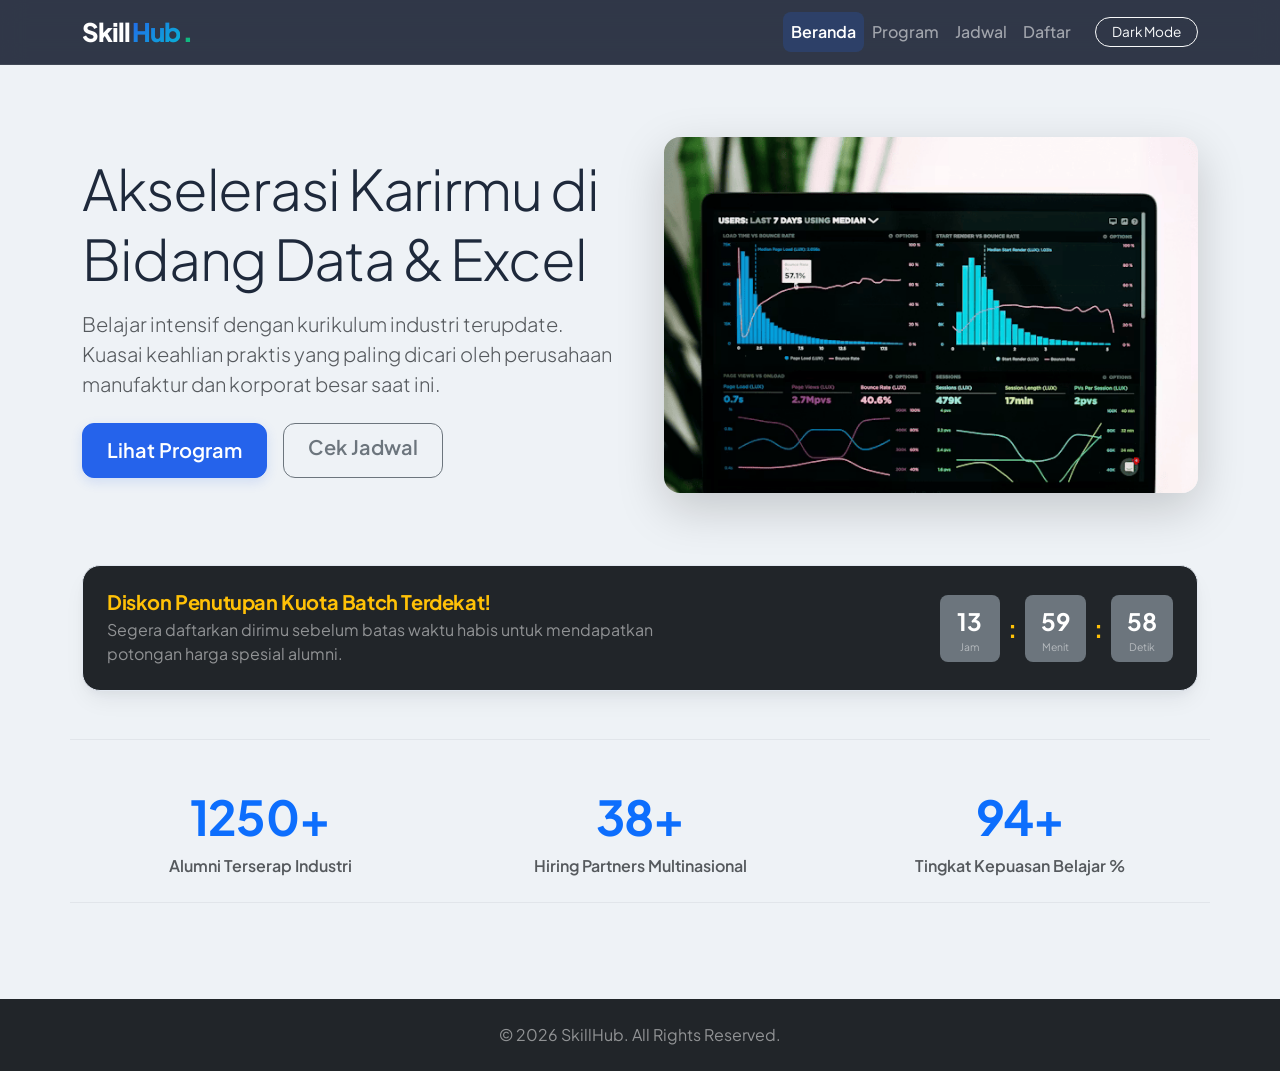
<file: index.html>
<!DOCTYPE html>
<html lang="id">
<head>
    <meta charset="UTF-8">
    <meta name="viewport" content="width=device-width, initial-scale=1.0">
    <title>SkillHub - Home</title>
    <link href="https://cdn.jsdelivr.net/npm/bootstrap@5.3.0/dist/css/bootstrap.min.css" rel="stylesheet">
    <link rel="stylesheet" href="css/style.css">
</head>
<body class="d-flex flex-column min-vh-100">

    <nav class="navbar navbar-expand-lg navbar-dark sticky-top">
        <div class="container">
            <a class="navbar-brand premium-logo" href="index.html">Skill<span class="hub-text">Hub</span><span class="hub-dot">.</span></a>
            <button class="navbar-toggler" type="button" data-bs-toggle="collapse" data-bs-target="#navbarNav">
                <span class="navbar-toggler-icon"></span>
            </button>
            <div class="collapse navbar-collapse" id="navbarNav">
                <ul class="navbar-nav ms-auto">
                    <li class="nav-item"><a class="nav-link active" href="index.html">Beranda</a></li>
                    <li class="nav-item"><a class="nav-link" href="katalog.html">Program</a></li>
                    <li class="nav-item"><a class="nav-link" href="jadwal.html">Jadwal</a></li>
                    <li class="nav-item"><a class="nav-link" href="daftar.html">Daftar</a></li>
                </ul>
            </div>
        </div>
    </nav>

    <main class="container my-auto py-5">
        <div class="row align-items-center g-5 py-4">
            <div class="col-lg-6 text-center text-lg-start">
                <h1 class="display-4 fw-extrabold lh-sm mb-3">Akselerasi Karirmu di Bidang Data & Excel</h1>
                <p class="lead text-muted">Belajar intensif dengan kurikulum industri terupdate. Kuasai keahlian praktis yang paling dicari oleh perusahaan manufaktur dan korporat besar saat ini.</p>
                <div class="d-grid gap-3 d-md-flex justify-content-md-start mt-4">
                    <a href="katalog.html" class="btn btn-primary btn-lg px-4">Lihat Program</a>
                    <a href="jadwal.html" class="btn btn-outline-secondary btn-lg px-4">Cek Jadwal</a>
                </div>
            </div>
            <div class="col-lg-6 text-center">
                <div class="position-relative d-inline-block">
                    <img src="assets/index.png" class="img-fluid rounded-4 shadow-lg" alt="Data Analytics Ilustrasi" width="540">
                </div>
            </div>
        </div>

        <div class="my-5">
            <div class="card bg-dark text-white border-0 shadow-lg p-4 rounded-4">
                <div class="row align-items-center text-center text-md-start">
                    <div class="col-md-7">
                        <h5 class="fw-bold text-warning mb-1">Diskon Penutupan Kuota Batch Terdekat!</h5>
                        <p class="mb-md-0 text-white-50">Segera daftarkan dirimu sebelum batas waktu habis untuk mendapatkan potongan harga spesial alumni.</p>
                    </div>
                    <div class="col-md-5 mt-3 mt-md-0">
                        <div id="countdownBox" class="d-flex justify-content-center justify-content-md-end gap-2 align-items-center">
                            <div class="bg-secondary bg-opacity-20 px-3 py-2 rounded-3 text-center" style="min-width: 60px;">
                                <span id="timerHours" class="fs-4 fw-bold text-white">00</span>
                                <small class="d-block text-white-50" style="font-size: 0.65rem;">Jam</small>
                            </div>
                            <span class="fs-4 fw-bold text-warning">:</span>
                            <div class="bg-secondary bg-opacity-20 px-3 py-2 rounded-3 text-center" style="min-width: 60px;">
                                <span id="timerMinutes" class="fs-4 fw-bold text-white">00</span>
                                <small class="d-block text-white-50" style="font-size: 0.65rem;">Menit</small>
                            </div>
                            <span class="fs-4 fw-bold text-warning">:</span>
                            <div class="bg-secondary bg-opacity-20 px-3 py-2 rounded-3 text-center" style="min-width: 60px;">
                                <span id="timerSeconds" class="fs-4 fw-bold text-white">00</span>
                                <small class="d-block text-white-50" style="font-size: 0.65rem;">Detik</small>
                            </div>
                        </div>
                    </div>
                </div>
            </div>
        </div>

        <div class="row g-4 text-center my-5 py-4 border-top border-bottom border-secondary border-opacity-10">
            <div class="col-md-4">
                <h2 class="display-5 fw-bold text-primary stat-number" data-target="1250">0+</h2>
                <p class="text-muted fw-semibold mb-0">Alumni Terserap Industri</p>
            </div>
            <div class="col-md-4">
                <h2 class="display-5 fw-bold text-primary stat-number" data-target="38">0+</h2>
                <p class="text-muted fw-semibold mb-0">Hiring Partners Multinasional</p>
            </div>
            <div class="col-md-4">
                <h2 class="display-5 fw-bold text-primary stat-number" data-target="94">0+</h2>
                <p class="text-muted fw-semibold mb-0">Tingkat Kepuasan Belajar %</p>
            </div>
        </div>
    </main>

    <footer class="bg-dark text-white text-center py-4 mt-auto">
        <p class="mb-0 text-white-50">&copy; 2026 SkillHub. All Rights Reserved.</p>
    </footer>

    <script src="https://cdn.jsdelivr.net/npm/bootstrap@5.3.0/dist/js/bootstrap.bundle.min.js"></script>
    <script src="js/script.js"></script>
</body>
</html>
</file>
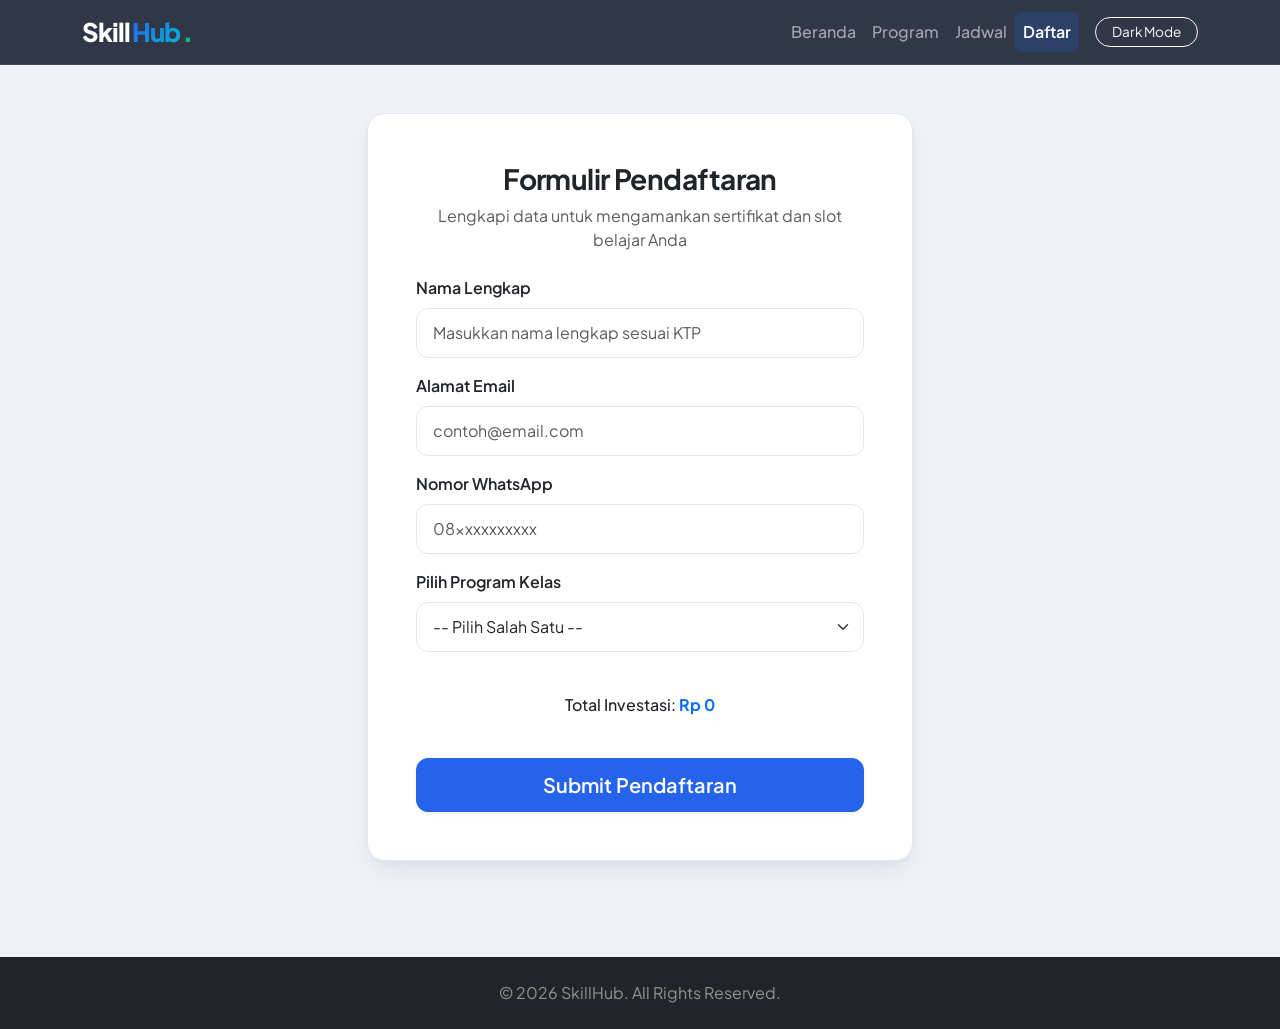
<file: daftar.html>
<!DOCTYPE html>
<html lang="id">
<head>
    <meta charset="UTF-8">
    <meta name="viewport" content="width=device-width, initial-scale=1.0">
    <title>SkillHub - Registrasi</title>
    <link href="https://cdn.jsdelivr.net/npm/bootstrap@5.3.0/dist/css/bootstrap.min.css" rel="stylesheet">
    <link rel="stylesheet" href="css/style.css">
</head>
<body>

    <nav class="navbar navbar-expand-lg navbar-dark sticky-top">
        <div class="container">
            <a class="navbar-brand premium-logo" href="index.html"> Skill<span class="hub-text">Hub</span><span class="hub-dot">.</span></a>
            <button class="navbar-toggler" type="button" data-bs-toggle="collapse" data-bs-target="#navbarNav">
                <span class="navbar-toggler-icon"></span>
            </button>
            <div class="collapse navbar-collapse" id="navbarNav">
                <ul class="navbar-nav ms-auto">
                    <li class="nav-item"><a class="nav-link" href="index.html">Beranda</a></li>
                    <li class="nav-item"><a class="nav-link" href="katalog.html">Program</a></li>
                    <li class="nav-item"><a class="nav-link" href="jadwal.html">Jadwal</a></li>
                    <li class="nav-item"><a class="nav-link active" href="daftar.html">Daftar</a></li>
                </ul>
            </div>
        </div>
    </nav>

    <main class="container py-5">
        <div class="row">
            <div class="col-lg-6 mx-auto">
                <div class="card p-4 p-md-5 border-0 shadow-sm rounded-4">
                    <h3 class="fw-bold text-center mb-2">Formulir Pendaftaran</h3>
                    <p class="text-muted text-center mb-4 style-sub">Lengkapi data untuk mengamankan sertifikat dan slot belajar Anda</p>
                    
                    <div id="alertBox"></div>

                    <form id="registrationForm">
                        <div class="mb-3">
                            <label for="fullName" class="form-label fw-semibold">Nama Lengkap</label>
                            <input type="text" class="form-control" id="fullName" placeholder="Masukkan nama lengkap sesuai KTP">
                        </div>
                        <div class="mb-3">
                            <label for="userEmail" class="form-label fw-semibold">Alamat Email</label>
                            <input type="email" class="form-control" id="userEmail" placeholder="contoh@email.com">
                        </div>
                        <div class="mb-3">
                            <label for="userPhone" class="form-label fw-semibold">Nomor WhatsApp</label>
                            <input type="text" class="form-control" id="userPhone" placeholder="08xxxxxxxxxx">
                        </div>
                        <div class="mb-4">
                            <label for="programSelect" class="form-label fw-semibold">Pilih Program Kelas</label>
                            <select class="form-select" id="programSelect">
                                <option value="" selected disabled>-- Pilih Salah Satu --</option>
                                <option value="data">Data Analyst Comprehensive Bootcamp</option>
                                <option value="excel">Microsoft Excel Advanced Masterclass</option>
                            </select>
                        </div>

                        <div class="alert text-center py-3 mb-4 fw-medium" id="priceDisplay">
                            Total Investasi: <strong class="text-primary">Rp 0</strong>
                        </div>

                        <button type="submit" class="btn btn-primary w-100 btn-lg shadow-sm">Submit Pendaftaran</button>
                    </form>
                </div>
            </div>
        </div>
    </main>

    <footer class="bg-dark text-white text-center py-4 mt-5">
        <p class="mb-0 text-white-50">&copy; 2026 SkillHub. All Rights Reserved.</p>
    </footer>

    <script src="https://cdn.jsdelivr.net/npm/bootstrap@5.3.0/dist/js/bootstrap.bundle.min.js"></script>
    <script src="js/script.js"></script>
</body>
</html>
</file>
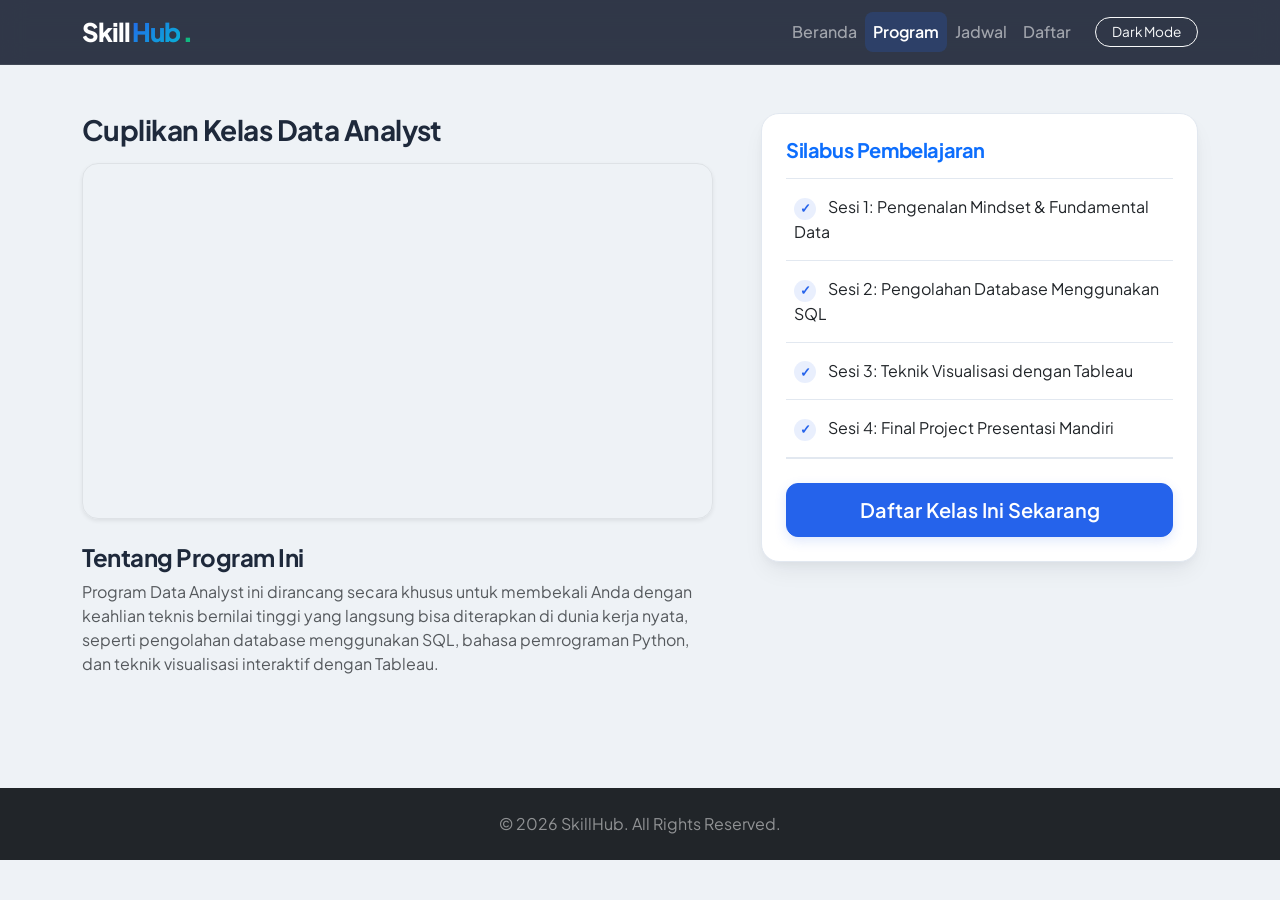
<file: detail-program.html>
<!DOCTYPE html>
<html lang="id">
<head>
    <meta charset="UTF-8">
    <meta name="viewport" content="width=device-width, initial-scale=1.0">
    <title>SkillHub - Detail Program</title>
    <link href="https://cdn.jsdelivr.net/npm/bootstrap@5.3.0/dist/css/bootstrap.min.css" rel="stylesheet">
    <link rel="stylesheet" href="css/style.css">
</head>
<body>

    <nav class="navbar navbar-expand-lg navbar-dark sticky-top">
        <div class="container">
            <a class="navbar-brand premium-logo" href="index.html"> Skill<span class="hub-text">Hub</span><span class="hub-dot">.</span></a>
            <button class="navbar-toggler" type="button" data-bs-toggle="collapse" data-bs-target="#navbarNav">
                <span class="navbar-toggler-icon"></span>
            </button>
            <div class="collapse navbar-collapse" id="navbarNav">
                <ul class="navbar-nav ms-auto">
                    <li class="nav-item"><a class="nav-link" href="index.html">Beranda</a></li>
                    <li class="nav-item"><a class="nav-link active" href="katalog.html">Program</a></li>
                    <li class="nav-item"><a class="nav-link" href="jadwal.html">Jadwal</a></li>
                    <li class="nav-item"><a class="nav-link" href="daftar.html">Daftar</a></li>
                </ul>
            </div>
        </div>
    </nav>

    <main class="container py-5">
        <div class="row g-5">
            <div class="col-lg-7">
                <h3 id="programTitle" class="fw-bold mb-3">Memuat Informasi Kelas...</h3>
                
                <div class="ratio ratio-16x9 rounded-4 overflow-hidden shadow-sm border mb-4">
                    <iframe id="programVideo" src="" title="YouTube video player" frameborder="0" allow="accelerometer; autoplay; clipboard-write; encrypted-media; gyroscope; picture-in-picture; web-share" referrerpolicy="strict-origin-when-cross-origin" allowfullscreen></iframe>
                </div>

                <h4 class="fw-bold mt-4">Tentang Program Ini</h4>
                <p id="programDesc" class="text-muted text-justify">Silakan tunggu sebentar, sedang memuat detail program dari server...</p>
            </div>
            
            <div class="col-lg-5">
                <div class="card p-4 border-0 shadow-sm position-sticky" style="top: 100px;">
                    <h5 class="fw-bold mb-3 text-primary">Silabus Pembelajaran</h5>
                    <ul id="syllabusList" class="list-group list-group-flush mb-4 bg-transparent">
                        <li class="list-group-item bg-transparent border-0 text-muted">Memuat kurikulum...</li>
                    </ul>
                    <a href="daftar.html" class="btn btn-primary w-100 btn-lg">Daftar Kelas Ini Sekarang</a>
                </div>
            </div>
        </div>
    </main>

    <footer class="bg-dark text-white text-center py-4 mt-5">
        <p class="mb-0 text-white-50">&copy; 2026 SkillHub. All Rights Reserved.</p>
    </footer>

    <script src="https://cdn.jsdelivr.net/npm/bootstrap@5.3.0/dist/js/bootstrap.bundle.min.js"></script>
    <script src="js/script.js"></script>
</body>
</html>
</file>
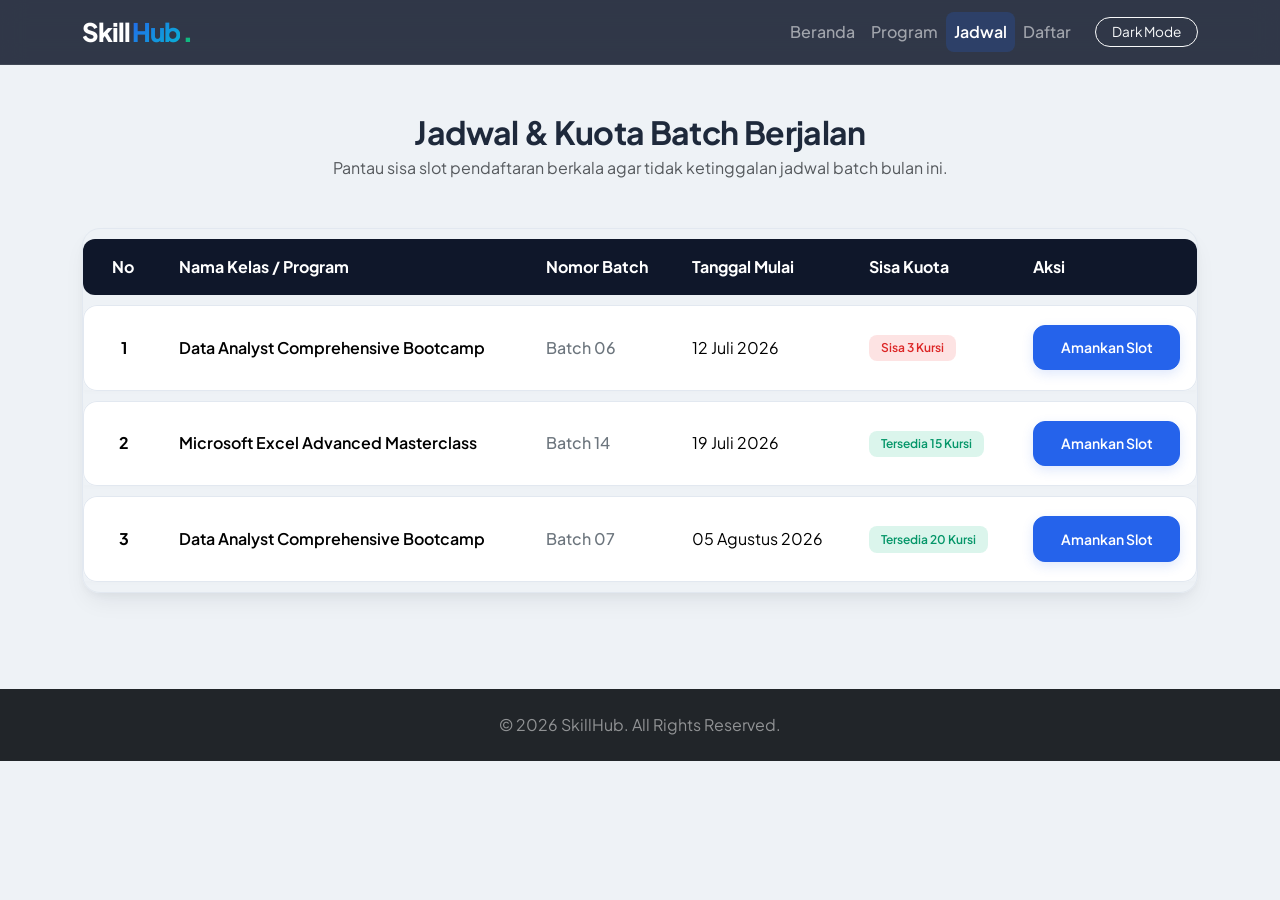
<file: jadwal.html>
<!DOCTYPE html>
<html lang="id">
<head>
    <meta charset="UTF-8">
    <meta name="viewport" content="width=device-width, initial-scale=1.0">
    <title>SkillHub - Jadwal</title>
    <link href="https://cdn.jsdelivr.net/npm/bootstrap@5.3.0/dist/css/bootstrap.min.css" rel="stylesheet">
    <link rel="stylesheet" href="css/style.css">
</head>
<body>

    <nav class="navbar navbar-expand-lg navbar-dark sticky-top">
        <div class="container">
            <a class="navbar-brand premium-logo" href="index.html"> Skill<span class="hub-text">Hub</span><span class="hub-dot">.</span></a>
            <button class="navbar-toggler" type="button" data-bs-toggle="collapse" data-bs-target="#navbarNav">
                <span class="navbar-toggler-icon"></span>
            </button>
            <div class="collapse navbar-collapse" id="navbarNav">
                <ul class="navbar-nav ms-auto">
                    <li class="nav-item"><a class="nav-link" href="index.html">Beranda</a></li>
                    <li class="nav-item"><a class="nav-link" href="katalog.html">Program</a></li>
                    <li class="nav-item"><a class="nav-link active" href="jadwal.html">Jadwal</a></li>
                    <li class="nav-item"><a class="nav-link" href="daftar.html">Daftar</a></li>
                </ul>
            </div>
        </div>
    </nav>

    <main class="container py-5">
        <div class="text-center mb-5">
            <h2 class="fw-bold mb-1">Jadwal & Kuota Batch Berjalan</h2>
            <p class="text-muted">Pantau sisa slot pendaftaran berkala agar tidak ketinggalan jadwal batch bulan ini.</p>
        </div>

        <div class="card border-0 bg-transparent shadow-none overflow-hidden">
            <div class="table-responsive">
                <table class="table table-hover align-middle mb-0">
                    <thead>
                        <tr>
                            <th scope="col" class="ps-4 text-center" style="width: 80px;">No</th>
                            <th scope="col">Nama Kelas / Program</th>
                            <th scope="col">Nomor Batch</th>
                            <th scope="col">Tanggal Mulai</th>
                            <th scope="col">Sisa Kuota</th>
                            <th scope="col" class="pe-4" style="width: 180px;">Aksi</th>
                        </tr>
                    </thead>
                    <tbody>
                        <tr>
                            <td class="ps-4 fw-bold text-center">1</td>
                            <td class="fw-semibold">Data Analyst Comprehensive Bootcamp</td>
                            <td><span class="text-secondary fw-medium">Batch 06</span></td>
                            <td>12 Juli 2026</td>
                            <td><span class="badge bg-danger">Sisa 3 Kursi</span></td>
                            <td class="pe-4"><a href="daftar.html" class="btn btn-sm btn-primary w-100">Amankan Slot</a></td>
                        </tr>
                        <tr>
                            <td class="ps-4 fw-bold text-center">2</td>
                            <td class="fw-semibold">Microsoft Excel Advanced Masterclass</td>
                            <td><span class="text-secondary fw-medium">Batch 14</span></td>
                            <td>19 Juli 2026</td>
                            <td><span class="badge bg-success">Tersedia 15 Kursi</span></td>
                            <td class="pe-4"><a href="daftar.html" class="btn btn-sm btn-primary w-100">Amankan Slot</a></td>
                        </tr>
                        <tr>
                            <td class="ps-4 fw-bold text-center">3</td>
                            <td class="fw-semibold">Data Analyst Comprehensive Bootcamp</td>
                            <td><span class="text-secondary fw-medium">Batch 07</span></td>
                            <td>05 Agustus 2026</td>
                            <td><span class="badge bg-success">Tersedia 20 Kursi</span></td>
                            <td class="pe-4"><a href="daftar.html" class="btn btn-sm btn-primary w-100">Amankan Slot</a></td>
                        </tr>
                    </tbody>
                </table>
            </div>
        </div>
    </main>

    <footer class="bg-dark text-white text-center py-4 mt-5">
        <p class="mb-0 text-white-50">&copy; 2026 SkillHub. All Rights Reserved.</p>
    </footer>

    <script src="https://cdn.jsdelivr.net/npm/bootstrap@5.3.0/dist/js/bootstrap.bundle.min.js"></script>
    <script src="js/script.js"></script>
</body>
</html>
</file>
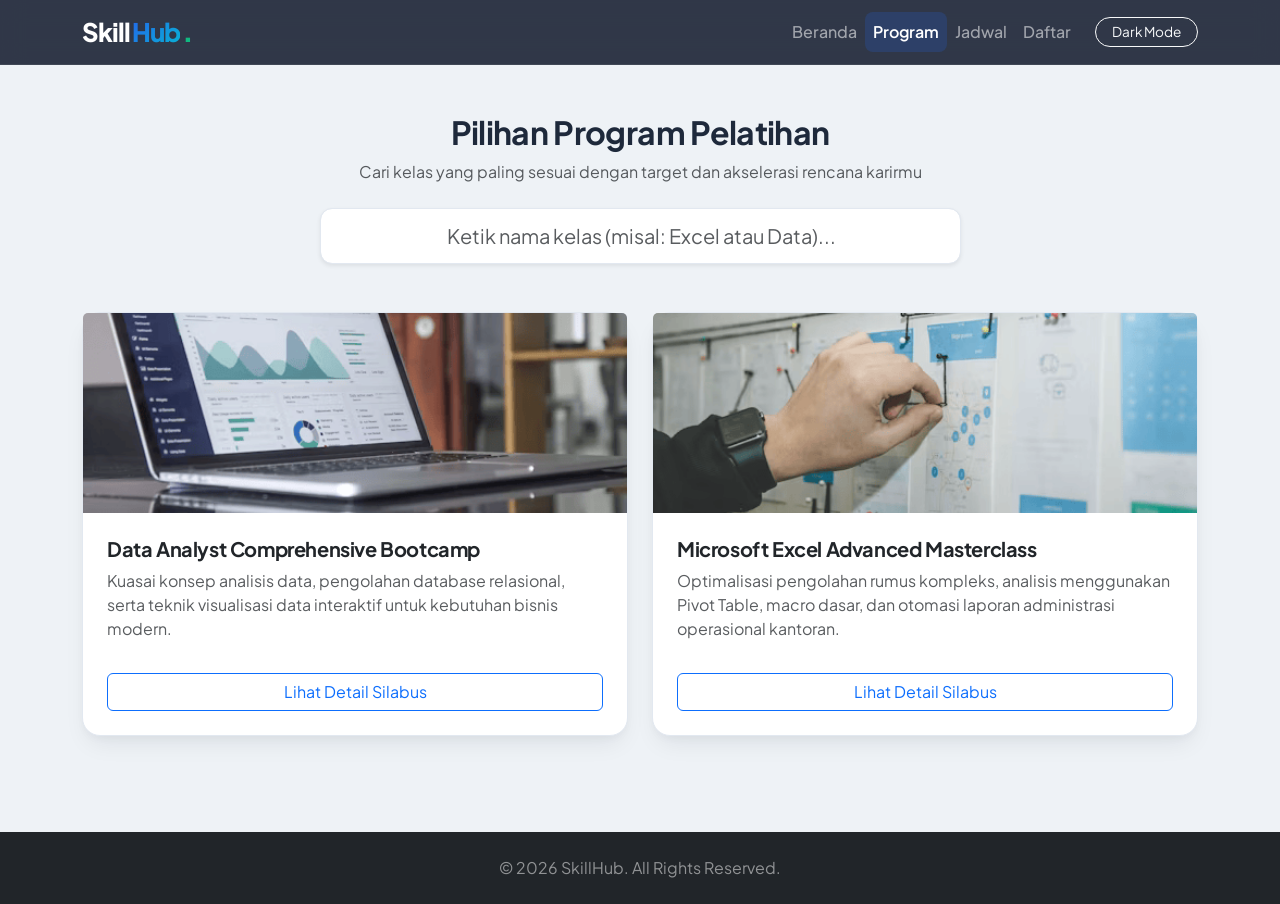
<file: katalog.html>
<!DOCTYPE html>
<html lang="id">
<head>
    <meta charset="UTF-8">
    <meta name="viewport" content="width=device-width, initial-scale=1.0">
    <title>SkillHub - Program</title>
    <link href="https://cdn.jsdelivr.net/npm/bootstrap@5.3.0/dist/css/bootstrap.min.css" rel="stylesheet">
    <link rel="stylesheet" href="css/style.css">
</head>
<body>

    <nav class="navbar navbar-expand-lg navbar-dark sticky-top">
        <div class="container">
            <a class="navbar-brand premium-logo" href="index.html"> Skill<span class="hub-text">Hub</span><span class="hub-dot">.</span></a>
            <button class="navbar-toggler" type="button" data-bs-toggle="collapse" data-bs-target="#navbarNav">
                <span class="navbar-toggler-icon"></span>
            </button>
            <div class="collapse navbar-collapse" id="navbarNav">
                <ul class="navbar-nav ms-auto">
                    <li class="nav-item"><a class="nav-link" href="index.html">Beranda</a></li>
                    <li class="nav-item"><a class="nav-link active" href="katalog.html">Program</a></li>
                    <li class="nav-item"><a class="nav-link" href="jadwal.html">Jadwal</a></li>
                    <li class="nav-item"><a class="nav-link" href="daftar.html">Daftar</a></li>
                </ul>
            </div>
        </div>
    </nav>

    <main class="container py-5">
        <div class="row mb-5">
            <div class="col-md-7 mx-auto text-center">
                <h2 class="fw-bold mb-2">Pilihan Program Pelatihan</h2>
                <p class="text-muted mb-4">Cari kelas yang paling sesuai dengan target dan akselerasi rencana karirmu</p>
                <div class="position-relative">
                    <input type="text" id="searchInput" class="form-control form-control-lg shadow-sm text-center" placeholder=" Ketik nama kelas (misal: Excel atau Data)...">
                </div>
            </div>
        </div>

        <div class="row g-4" id="courseContainer">
            <div class="col-md-6 course-card">
                <div class="card h-100 shadow-sm border-0">
                    <img src="assets/katalog1.png" class="card-img-top" alt="Data Analyst">
                    <div class="card-body p-4 d-flex flex-column justify-content-between">
                        <div>
                            <h5 class="card-title fw-bold mb-2">Data Analyst Comprehensive Bootcamp</h5>
                            <p class="card-text text-muted mb-4">Kuasai konsep analisis data, pengolahan database relasional, serta teknik visualisasi data interaktif untuk kebutuhan bisnis modern.</p>
                        </div>
                        <a href="detail-program.html?program=data" class="btn btn-outline-primary w-100 mt-2">Lihat Detail Silabus</a>
                    </div>
                </div>
            </div>
            
            <div class="col-md-6 course-card">
                <div class="card h-100 shadow-sm border-0">
                    <img src="assets/katalog2.png" class="card-img-top" alt="Excel">
                    <div class="card-body p-4 d-flex flex-column justify-content-between">
                        <div>
                            <h5 class="card-title fw-bold mb-2">Microsoft Excel Advanced Masterclass</h5>
                            <p class="card-text text-muted mb-4">Optimalisasi pengolahan rumus kompleks, analisis menggunakan Pivot Table, macro dasar, dan otomasi laporan administrasi operasional kantoran.</p>
                        </div>
                        <a href="detail-program.html?program=excel" class="btn btn-outline-primary w-100 mt-2">Lihat Detail Silabus</a>
                    </div>
                </div>
            </div>
        </div>
    </main>

    <footer class="bg-dark text-white text-center py-4 mt-5">
        <p class="mb-0 text-white-50">&copy; 2026 SkillHub. All Rights Reserved.</p>
    </footer>

    <script src="https://cdn.jsdelivr.net/npm/bootstrap@5.3.0/dist/js/bootstrap.bundle.min.js"></script>
    <script src="js/script.js"></script>
</body>
</html>
</file>
<file: css/style.css>
@import url('https://fonts.googleapis.com/css2?family=Plus+Jakarta+Sans:wght@400;500;600;700;800&display=swap');

:root {
    --primary-color: #2563eb;
    --primary-hover: #1d4ed8;
    --dark-bg: #0f172a;
    --light-bg: #eef2f6;
    --card-border: #e2e8f0;
    --text-main: #1e293b;
    --text-muted: #64748b;
}

/* Dark Mode */
[data-bs-theme="dark"] {
    --light-bg: #090d16;
    --card-border: #1e293b;
    --text-main: #f1f5f9;
    --text-muted: #94a3b8;
}

body {
    font-family: 'Plus Jakarta Sans', sans-serif;
    background-color: var(--light-bg) !important;
    color: var(--text-main);
    transition: background-color 0.3s ease, color 0.3s ease;
}

h1, h2, h3, h4, h5, h6 {
    font-weight: 700;
    letter-spacing: -0.02em;
}

.navbar {
    background-color: rgba(15, 23, 42, 0.85) !important;
    backdrop-filter: blur(12px);
    -webkit-backdrop-filter: blur(12px);
    border-bottom: 1px solid rgba(255, 255, 255, 0.08);
}

/* LOGO SkillHub */
.premium-logo {
    font-family: 'Plus Jakarta Sans', sans-serif;
    font-size: 1.6rem !important;
    font-weight: 800;
    letter-spacing: -0.04em;
    color: #ffffff !important; /* Tulisan 'Skill' berwarna putih */
    text-decoration: none;
    display: flex;
    align-items: baseline;
    transition: transform 0.3s cubic-bezier(0.4, 0, 0.2, 1);
}

[data-bs-theme="light"] .premium-logo {
    color: #ffffff !important; 
}

.premium-logo .hub-text {
    background: linear-gradient(135deg, #2563eb, #06b6d4); /* Gradasi Biru ke Cyan */
    -webkit-background-clip: text;
    -webkit-text-fill-color: transparent;
    background-clip: text;
    color: transparent; 
    margin-left: 2px;
}

.premium-logo .hub-dot {
    color: #10b981;
    font-size: 1.8rem;
    line-height: 0;
    margin-left: 2px;
}

.premium-logo:hover {
    transform: scale(1.05);
}

.nav-link {
    font-weight: 500;
    border-radius: 8px;
    transition: all 0.2s ease;
}

.nav-link:hover {
    background-color: rgba(255, 255, 255, 0.08);
}

.nav-link.active {
    background-color: rgba(37, 99, 235, 0.2) !important;
    font-weight: 600;
}

.btn-primary {
    background-color: var(--primary-color) !important;
    border-color: var(--primary-color) !important;
    font-weight: 600;
    border-radius: 12px;
    padding: 0.7rem 1.6rem;
    box-shadow: 0 4px 12px rgba(37, 99, 235, 0.15);
    transition: all 0.25s cubic-bezier(0.4, 0, 0.2, 1) !important;
}

.btn-primary:hover {
    background-color: var(--primary-hover) !important;
    transform: translateY(-2px);
    box-shadow: 0 8px 20px rgba(29, 78, 216, 0.25);
}

.btn-outline-secondary {
    border-radius: 12px;
    font-weight: 600;
    transition: all 0.2s ease;
}

.card, .course-card .card {
    border: 1px solid var(--card-border) !important;
    border-radius: 18px !important;
    box-shadow: 0 12px 24px -6px rgba(15, 23, 42, 0.08), 0 4px 8px -2px rgba(15, 23, 42, 0.04) !important;
    transition: all 0.3s cubic-bezier(0.4, 0, 0.2, 1);
}

.course-card .card:hover {
    transform: translateY(-6px);
    box-shadow: 0 20px 25px -5px rgba(15, 23, 42, 0.08) !important;
    border-color: rgba(37, 99, 235, 0.3) !important;
}

.card-img-top {
    height: 200px;
    object-fit: cover;
}

.form-control, .form-select {
    border-radius: 12px;
    padding: 0.75rem 1rem;
    border: 1px solid var(--card-border);
}

.form-control:focus, .form-select:focus {
    box-shadow: 0 0 0 4px rgba(37, 99, 235, 0.15);
}

.table {
    border-collapse: separate !important;
    border-spacing: 0 10px !important;
}

.table thead th {
    background-color: #0f172a !important;
    color: #ffffff !important;
    padding: 1rem !important;
    border: none !important;
}

.table thead th:first-child { border-top-left-radius: 12px; border-bottom-left-radius: 12px; }
.table thead th:last-child { border-top-right-radius: 12px; border-bottom-right-radius: 12px; }

.table tbody tr {
    background-color: var(--bs-card-bg) !important;
    box-shadow: 0 2px 4px rgba(0,0,0,0.01);
    transition: all 0.2s ease;
}

.table tbody tr:hover {
    transform: scale(1.005);
    box-shadow: 0 8px 16px rgba(0,0,0,0.03);
}

.table tbody td {
    padding: 1.2rem 1rem !important;
    border-top: 1px solid var(--card-border) !important;
    border-bottom: 1px solid var(--card-border) !important;
}

.table tbody tr td:first-child { border-left: 1px solid var(--card-border) !important; border-top-left-radius: 14px; border-bottom-left-radius: 14px; }
.table tbody tr td:last-child { border-right: 1px solid var(--card-border) !important; border-top-right-radius: 14px; border-bottom-right-radius: 14px; }

.badge {
    padding: 0.6em 1em;
    border-radius: 8px;
    font-weight: 600;
}

.bg-success { background-color: rgba(16, 185, 129, 0.15) !important; color: #059669 !important; }
.bg-danger { background-color: rgba(239, 68, 68, 0.15) !important; color: #dc2626 !important; }

.list-group-item {
    padding: 1rem 0.5rem !important;
    border-bottom: 1px solid var(--card-border) !important;
}

.list-group-item::before {
    content: "✓";
    color: var(--primary-color);
    font-weight: bold;
    margin-right: 12px;
    background: rgba(37, 99, 235, 0.1);
    width: 22px;
    height: 22px;
    display: inline-flex;
    align-items: center;
    justify-content: center;
    border-radius: 50%;
    font-size: 0.8rem;
}
</file>
